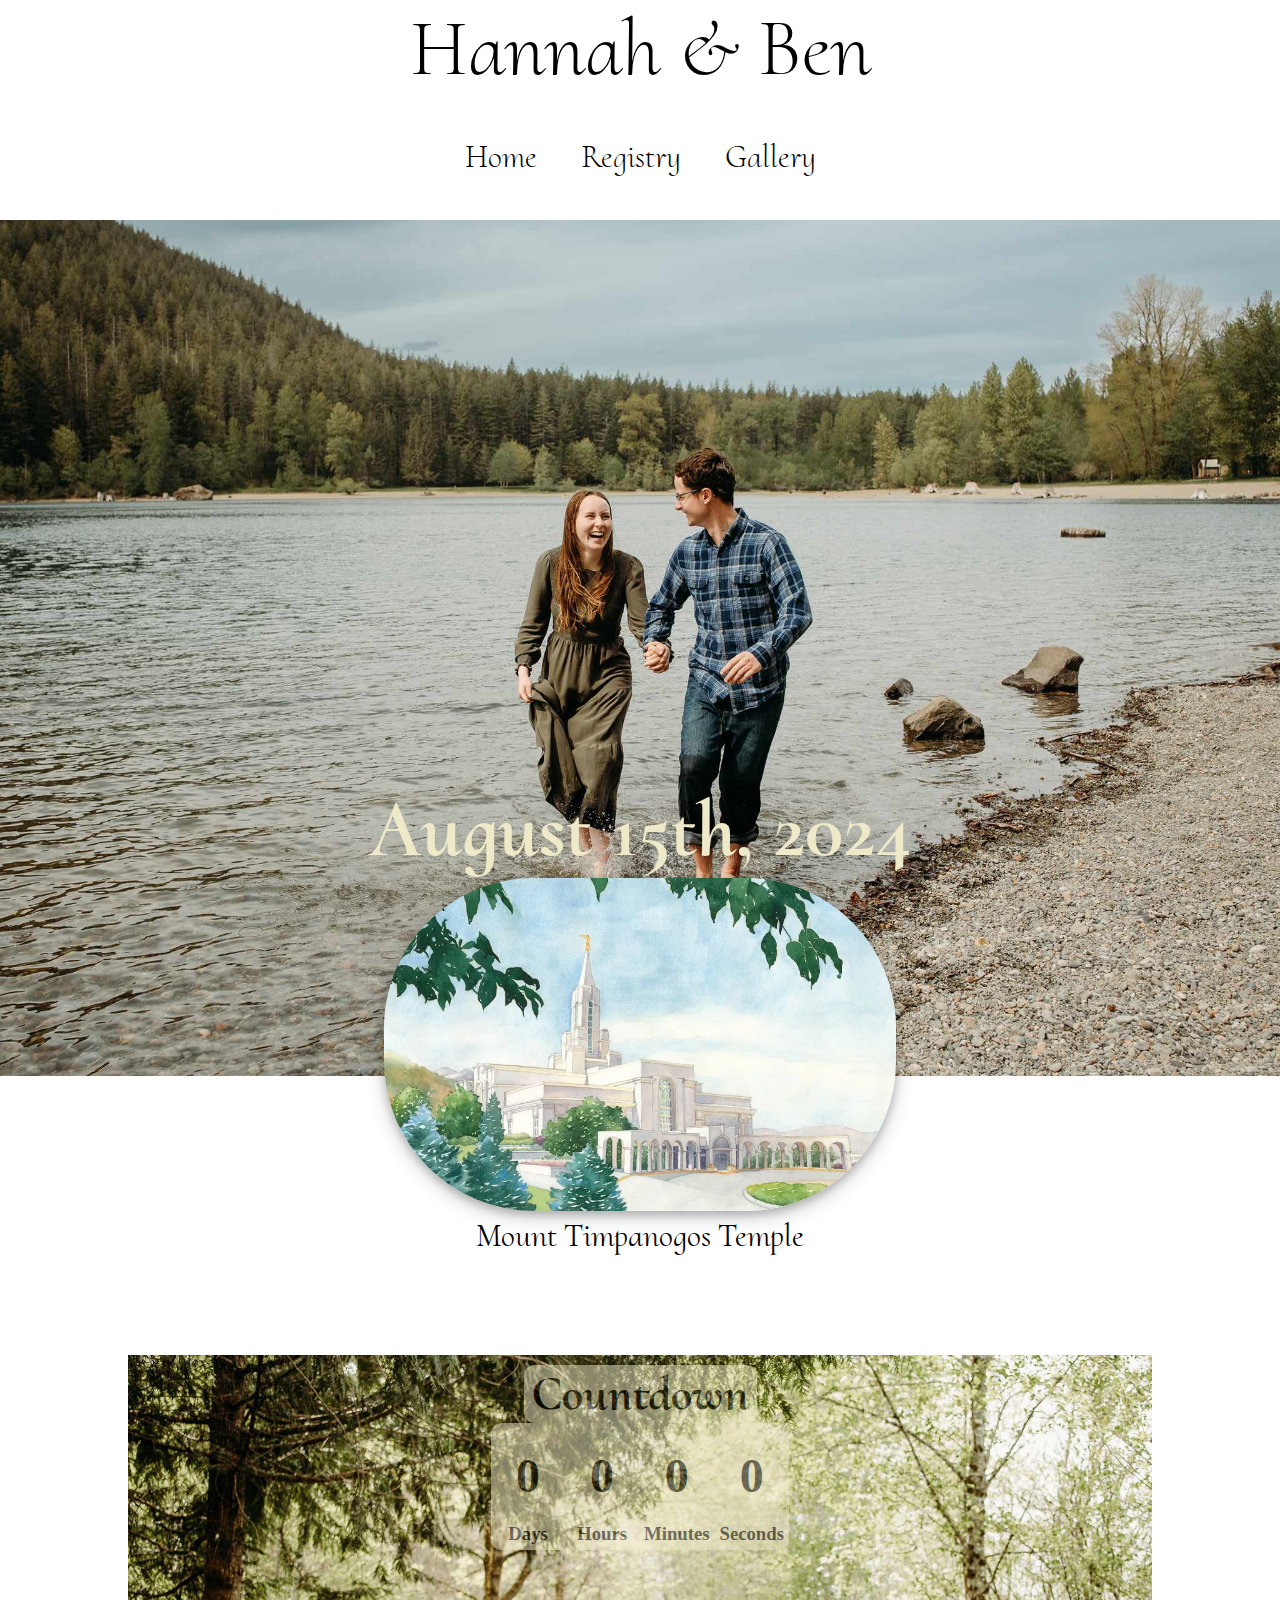
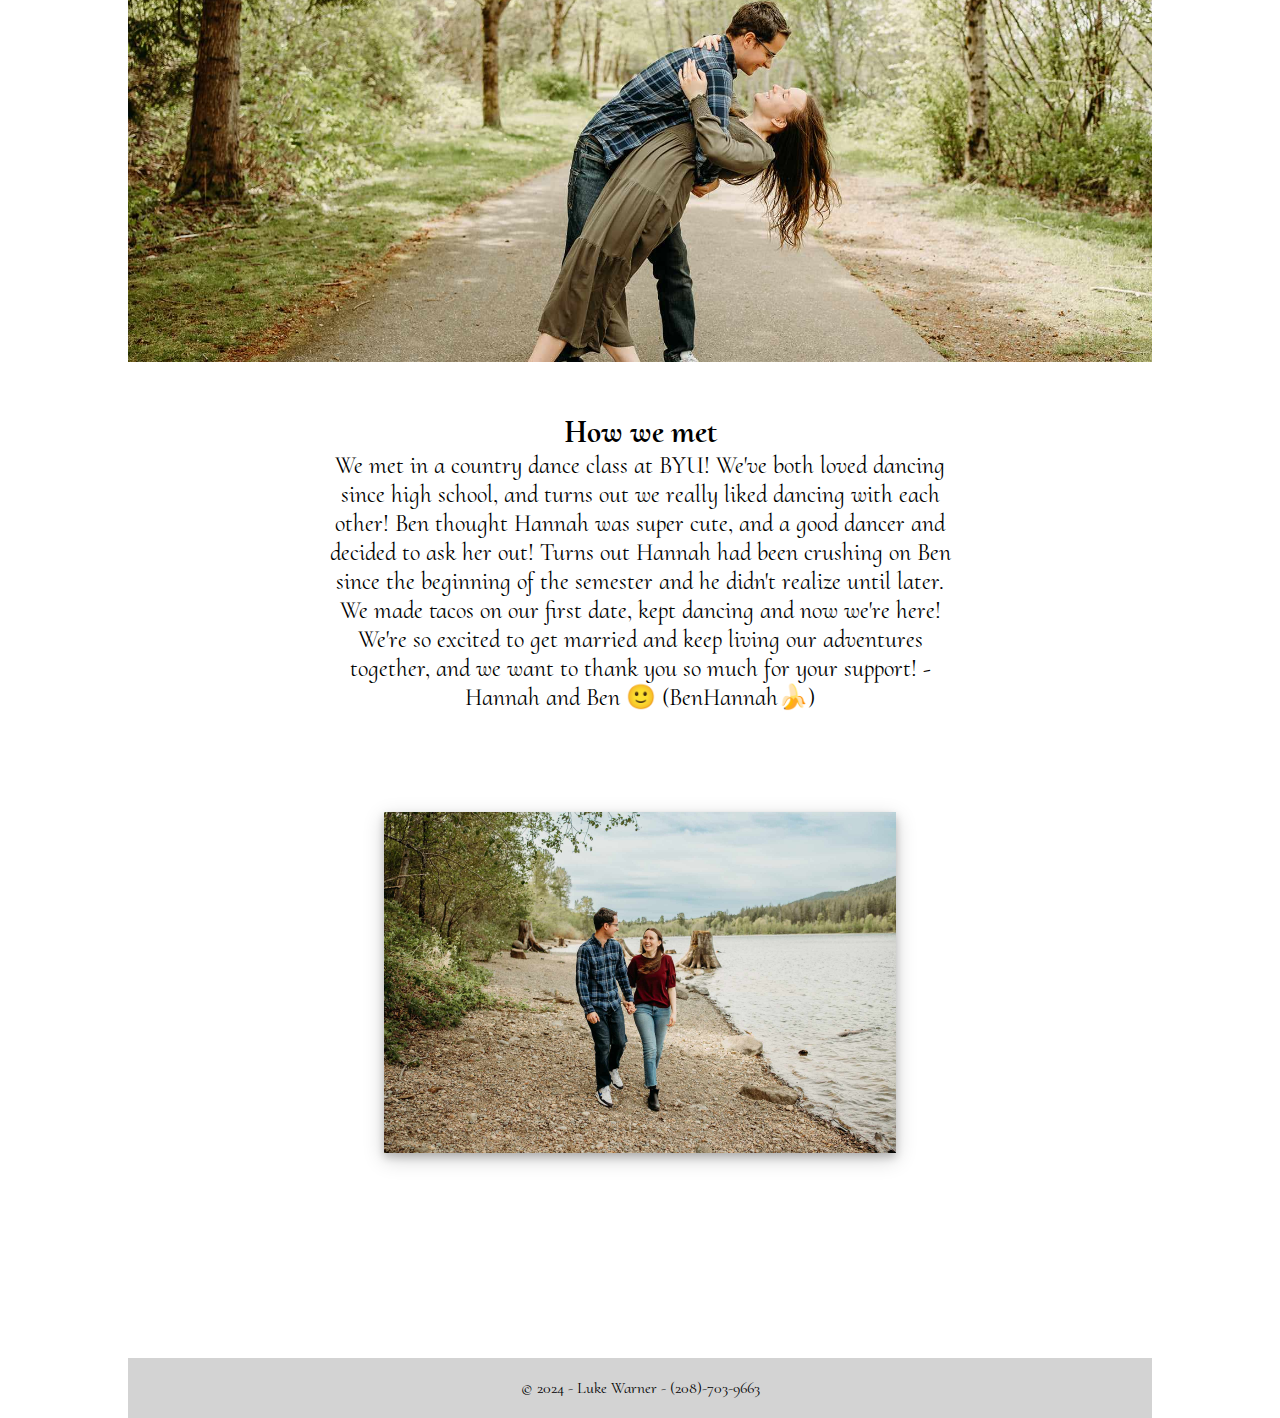
<file: index.html>
<!DOCTYPE html>
<html lang="en">
<head>
    <meta charset="UTF-8">
    <meta http-equiv="X-UA-Compatible" content="IE=edge">
    <meta name="viewport" content="width=device-width, initial-scale=1.0"> <!-- Adjusted -->
    <title>Hannah+Ben ♥</title>
    <link rel="stylesheet" href="./styles/style.css"/>
    <link rel="shortcut icon" href="./images/favicon-mt-timp.ico" type="image/x-icon">
</head>
<body>
    <header>
        <a href="./index.html">Hannah & Ben</a>
        <nav class="navmain">
            <a href="./index.html" class="underline-hover-home"> Home </a>
            <a href="./registry.html" class="underline-hover"> Registry </a>
            <a href="./gallery.html" class="underline-hover"> Gallery </a>
        </nav>
    </header>
    <main>
        <div class="mainImg">
            <img src="./images/walk-on-water.jpg" alt="cute picture of us">
        </div>
        <section class="general-info">
            <div class="date-location">
                <h2 id="main-date">August 15th, 2024</h2>
                <img src="./images/mt-timp-water-color.png" alt="lds pictures meridian idaho temple">
                <p>Mount Timpanogos Temple</p>
                <section class="coming-soon">
                    <h2>Countdown</h2>
                    <div class="countdown">
                        <div class="container-day">
                            <h3 class="day">Time</h3>
                            <h3>Days</h3>
                        </div>

                        <div class="container-hours">
                            <h3 class="hour">Time</h3>
                            <h3>Hours</h3>
                        </div>

                        <div class="container-minute">
                            <h3 class="minute">Time</h3>
                            <h3>Minutes</h3>
                        </div>

                        <div class="container-second">
                            <h3 class="second">Time</h3>
                            <h3>Seconds</h3>
                        </div>
                    </div>
                </section>
                <script src="./scripts/index.js"></script>
            </div>
            <div class="meeting">
                <h2>How we met</h2>
                <p>We met in a country dance class at BYU! We've both loved dancing since high school, and turns out we really liked dancing with each other! Ben thought Hannah was super cute, and a good dancer and decided to ask her out! Turns out Hannah had been crushing on Ben since the beginning of the semester and he didn't realize until later. We made tacos on our first date, kept dancing and now we're here! We're so excited to get married and keep living our adventures together, and we want to thank you so much for your support!
                    -Hannah and Ben 🙂
                    (BenHannah🍌)
                </p>
                <img class="placas" src="./images/beach-walk.jpg" alt="nametags">
            </div>
        </section>
            
    </main>
    <footer>
        <p>&COPY; 2024 - Luke Warner - (208)-703-9663</p>
    </footer>
    
</body>
</html>
</file>
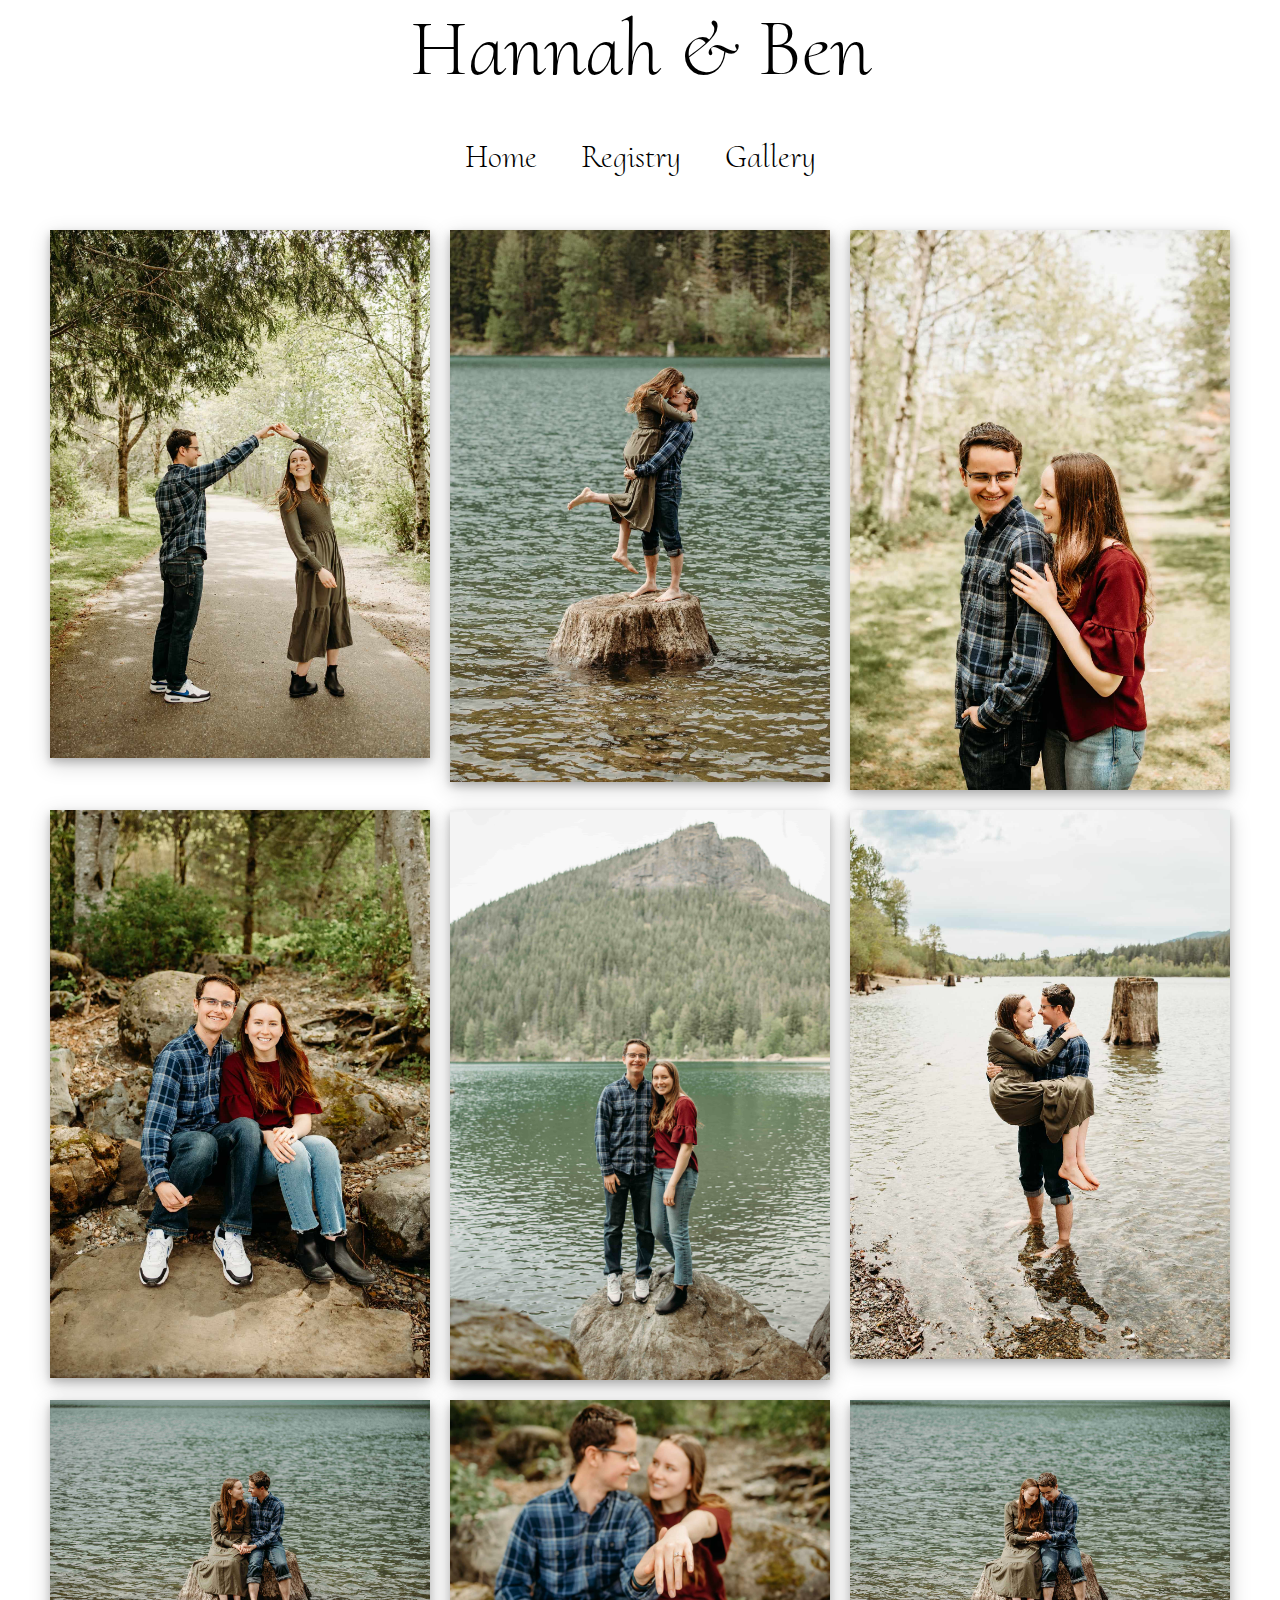
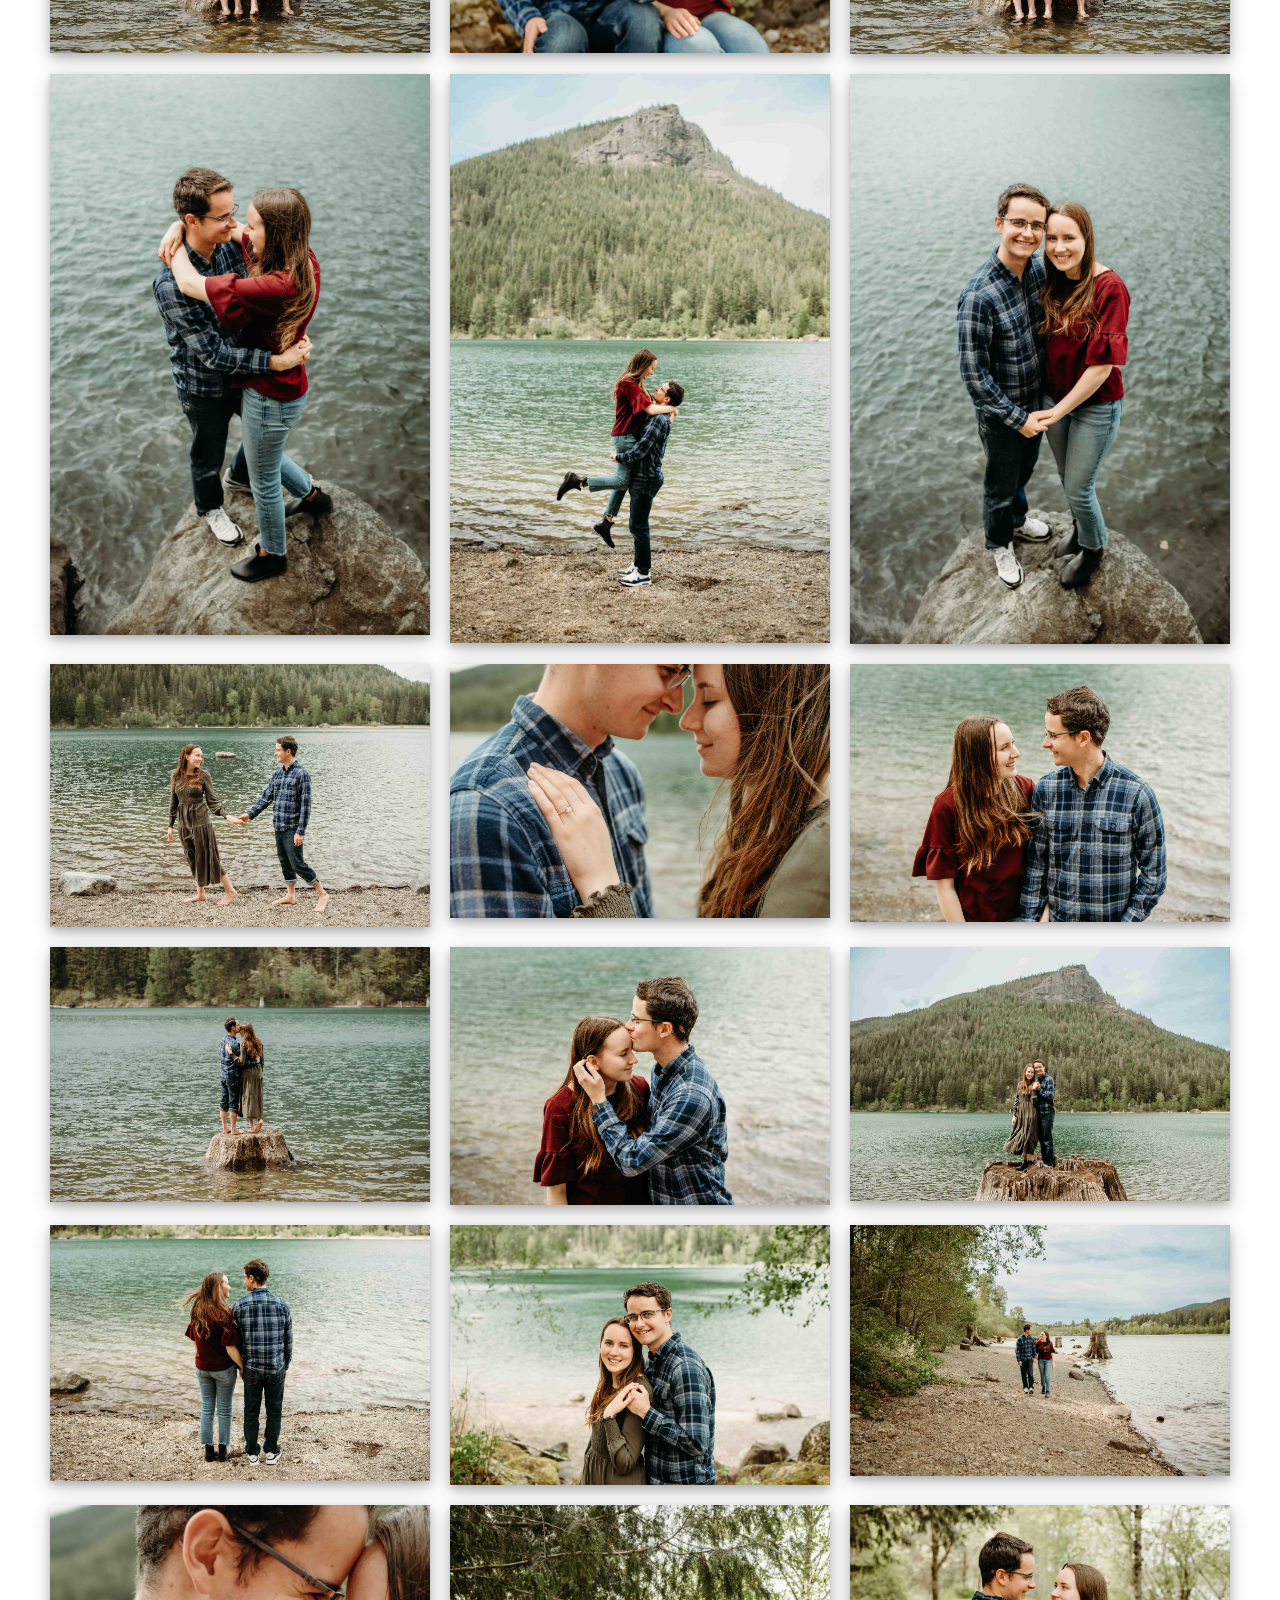
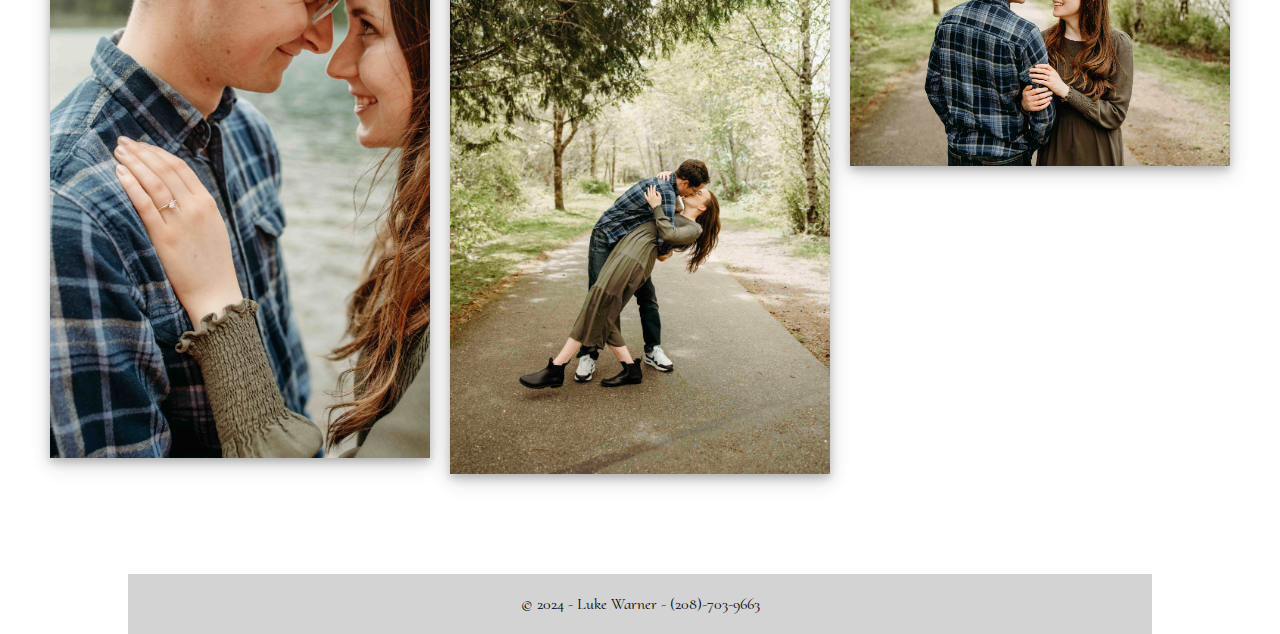
<file: gallery.html>
<!DOCTYPE html>
<html lang="en">
<head>
    <meta charset="UTF-8">
    <meta http-equiv="X-UA-Compatible" content="IE=edge">
    <meta name="viewport" content="width=device-width, initial-scale=1.0">
    <title>Gallery - Hannah+Ben ♥</title>
    <link rel="stylesheet" href="./styles/style.css"/>
    <link rel="shortcut icon" href="./images/favicon-mt-timp.ico" type="image/x-icon">
</head>
<body>
    <header>
        <a href="./index.html">Hannah & Ben</a>
        <nav class="navmain">
            <a href="./index.html" class="underline-hover-home"> Home </a>
            <a href="./registry.html" class="underline-hover"> Registry </a>
            <a href="./gallery.html" class="underline-hover"> Gallery </a>
        </nav>
    </header>
    <div class="pictures">
        <img src="./images/path-spin.jpg" alt="" loading="lazy">
        <img src="./images/log-jumping-kiss.jpg" alt="" loading="lazy">
        <img src="./images/side-eye-smile.jpg" alt="" loading="lazy">
        <img src="./images/portrait.jpg" alt="" loading="lazy">
        <img src="./images/Hannah & Ben-4-min.jpg" alt="" loading="lazy">
        <img src="./images/carry-over-water.jpg" alt="" loading="lazy">
        <img src="./images/Hannah & Ben-80-min.jpg" alt="" loading="lazy">
        <img src="./images/ring-show-off.jpg" alt="" loading="lazy">
        <img src="./images/Hannah & Ben-79-min.jpg" alt="" loading="lazy">
        <img src="./images/Hannah & Ben-6-min.jpg" alt="" loading="lazy">
        <img src="./images/Hannah & Ben-11-min.jpg" alt="" loading="lazy">
        <img src="./images/Hannah & Ben-9-min.jpg" alt="" loading="lazy">
        <img src="./images/Hannah & Ben-56-min.jpg" alt="" loading="lazy">
        <img src="./images/Hannah & Ben-52-min.jpg" alt="" loading="lazy">
        <img src="./images/Hannah & Ben-14-min.jpg" alt="" loading="lazy">
        <img src="./images/Hannah & Ben-69-min.jpg" alt="" loading="lazy">
        <img src="./images/Hannah & Ben-15-min.jpg" alt="" loading="lazy">
        <img src="./images/Hannah & Ben-42-min.jpg" alt="" loading="lazy">
        <img src="./images/Hannah & Ben-17-min.jpg" alt="" loading="lazy">
        <img src="./images/Hannah & Ben-41-min.jpg" alt="" loading="lazy">
        <img src="./images/Hannah & Ben-20-min.jpg" alt="" loading="lazy">
        <img src="./images/Hannah & Ben-51-min.jpg" alt="" loading="lazy">
        <img src="./images/Hannah & Ben-32-min.jpg" alt="" loading="lazy">
        <img src="./images/Hannah & Ben-38-min.jpg" alt="" loading="lazy">
    </div>
    <footer>
        <p>&COPY; 2024 - Luke Warner - (208)-703-9663</p>
    </footer>
</body>
</html>
</file>
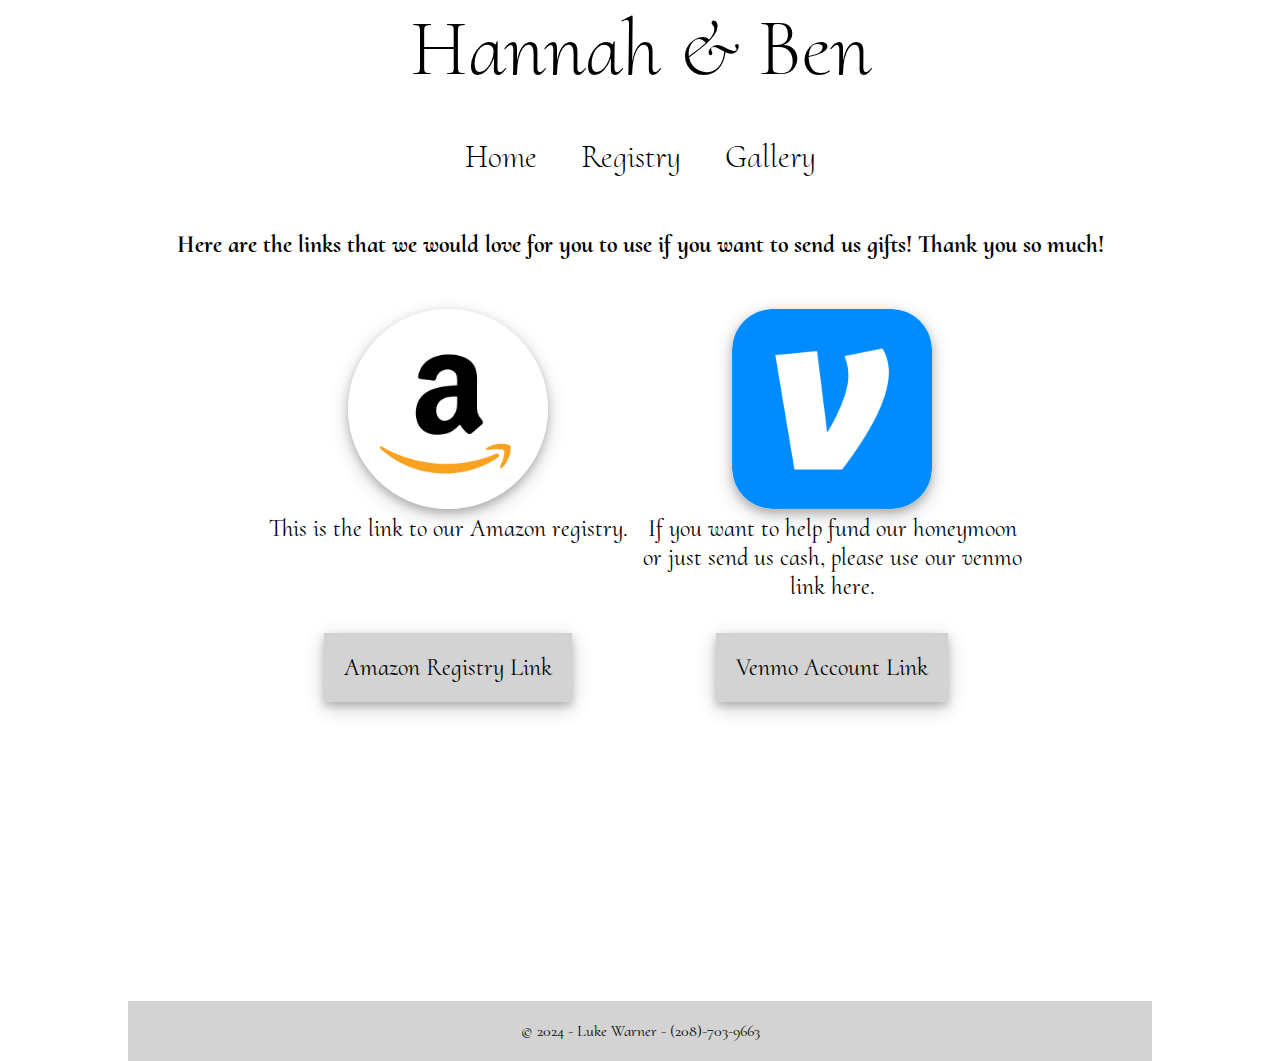
<file: registry.html>
<!DOCTYPE html>
<html lang="en">
<head>
    <meta charset="UTF-8">
    <meta http-equiv="X-UA-Compatible" content="IE=edge">
    <meta name="viewport" content="width=device-width, initial-scale=1.0">
    <title>Registry - Hannah+Ben ♥</title>
    <link rel="stylesheet" href="./styles/style.css"/>
    <link rel="shortcut icon" href="./images/favicon-mt-timp.ico" type="image/x-icon">
</head>
<body>
    <header>
        <a href="./index.html">Hannah & Ben</a>
        <nav class="navmain">
            <a href="./index.html" class="underline-hover-home"> Home </a>
            <a href="./registry.html" class="underline-hover"> Registry </a>
            <a href="./gallery.html" class="underline-hover"> Gallery </a>
        </nav>
    </header>
    <main class="regMain">
        <h2 class="regTitle">Here are the links that we would love for you to use if you want to send us gifts! Thank you so much!</h2>
        <div class="links">
            <div class="amazon">
                <img src="./images/amazon.png" alt="Image of amazon logo">
                <p>This is the link to our Amazon registry.</p>
            </div>
            <div class="zonlink">
                <a href="https://www.amazon.com/wedding/registry/397Y80OBIHT3U" target="_blank">Amazon Registry Link</a>
            </div>
            <div class="venmo">
                <img src="./images/Venmo-Logo-PNG-Cutout.png" alt="Image of venmo logo">
                <p>If you want to help fund our honeymoon or just send us cash, please use our venmo link here.</p>
            </div>
            <div class="venlink">
                <a href="https://venmo.com/u/HannahClair" target="_blank">Venmo Account Link</a>
            </div>
        </div>
    </main>
    <footer>
        <p>&COPY; 2024 - Luke Warner - (208)-703-9663</p>
    </footer>
</body>
</html>
</file>
<file: styles/style.css>
@import url('https://fonts.googleapis.com/css2?family=Cormorant+Upright:wght@300&display=swap');

*, *::before, *::after {
    box-sizing: border-box;
    margin: 0;
    padding: 0;
}

html {
    font-family: 'Cormorant Upright';
    background-color: white;
    margin: 0;
}

header {
    text-align: center;
}

header a {
    font-size: 5em;
    font-weight: lighter;
    text-decoration: none;
    color: black;
}

body {
    min-width: 100%;
    margin: 0;
}

.navmain a {
    font-size: 2em;
    text-decoration: none;
    color: black;
    padding-left: 20px;
    padding-right: 20px;
    margin-top: 40px;
}

.underline-hover {
    display: inline-block;
    padding-bottom: .25rem;
    position: relative;
}

.underline-hover::before {
    content: "";
    position: absolute;
    left: 2;
    bottom: 0;
    width: 0;
    height: 2px;
    background-color: rgb(0, 0, 0);
    transition: width 0.5s ease-out;
}

.underline-hover:hover::before {
    width: 66%;
    text-align: center;
}

.underline-hover-home {
    display: inline-block;
    padding-bottom: .25rem;
    position: relative;
}

.underline-hover-home::before {
    content: "";
    position: absolute;
    left: 2;
    bottom: 0;
    width: 0;
    height: 2px;
    background-color: rgb(0, 0, 0);
    transition: width 0.5s ease-out;
}

.underline-hover-home:hover::before {
    width: 60%;
    text-align: center;
}

.mainImg {
    width: 100%;
    text-align: center;
    padding-top: 40px;
}

.mainImg img {
    width: 100%;
}

.general-info {
    margin-top: -300px;
}

.date-location {
    text-align: center;
}

.date-location h2 {
    font-size: 3em;
}

.date-location p {
    font-size: 2em;
    padding-bottom: 100px;
}

.date-location img {
    width: 40%;
    border-radius: 150px;
    box-shadow: 0 4px 8px 0 rgba(0, 0, 0, 0.2), 0 6px 20px 0 rgba(0, 0, 0, 0.19);
}

#main-date {
    font-size: 5em;
    color: #EEE9C9;
}

.coming-soon {
    margin-left: 10%;
    margin-right: 10%;
    padding: 10px;
    box-sizing: border-box;
    display: flex;
    align-items: center;
    flex-direction: column;
    justify-content: center;
    background-image: url(../images/path-dip.jpg);
    background-size: 110%;
    background-repeat: no-repeat;
    overflow: hidden;
}

.coming-soon h2 {
    margin-bottom: 0;
    padding-bottom: 0;
    padding-right: 8px;
    padding-left: 8px;
    background-color: #EEE9C9;
    border-radius: 10px;
    opacity: 0.5;
}

.countdown {
    font-family: 'Times New Roman', Times, serif;
    display: flex;
    justify-content: space-around;
    text-align: center;
    margin-bottom: 40%;
    background-color: #EEE9C9;
    border-radius: 10px;
    opacity: 0.5;
}

.day,
.hour,
.minute,
.second {
    font-size: 3rem;
    padding: 20px;
    margin-bottom: 0;
}

.container-day,
.container-hours,
.container-minute,
.container-second {
    padding: 5px;
}

.waiting {
    height: 50vh;
}

.meeting {
    text-align: center;
    margin-left: 25%;
    margin-top: 50px;
    margin-right: 25%;
}

.meeting p {
    font-size: 1.5em;
}

.meeting h2 {
    font-size: 2em;
}

.floral {
    width: 200px;
    margin-top: 100px;
    margin-bottom: 100px;
}

.placas {
    width: 80%;
    margin-top: 100px;
    margin-bottom: 100px;
    box-shadow: 0 4px 8px 0 rgba(0, 0, 0, 0.2), 0 6px 20px 0 rgba(0, 0, 0, 0.19);
}

.regMain {
    text-align: center;
    margin-bottom: 200px;
}

.regMain h2 {
    margin-top: 50px;
    margin-bottom: 50px;
}

.links p {
    font-size: 1.5em;
}

.links {
    display: grid;
    grid-template-columns: 1fr 1fr;
    grid-template-rows: 70% 100px 100px;
    margin-left: 20%;
    margin-right: 20%;
}

.links a {
    text-decoration: none;
    font-size: 1.5em;
    color: black;
    background-color: lightgrey;
    padding: 20px;
    box-shadow: 0 4px 8px 0 rgba(0, 0, 0, 0.2), 0 6px 20px 0 rgba(0, 0, 0, 0.19);
}

.links a:hover {
    background-color: lightskyblue;
}

.amazon img {
    height: 200px;
    box-shadow: 0 4px 8px 0 rgba(0, 0, 0, 0.2), 0 6px 20px 0 rgba(0, 0, 0, 0.19);
    border-radius: 100%;
}

.amazon {
    grid-column: 1/2;
    grid-row: 1/2;
}

.zonlink {
    grid-row: 2/3;
}

.venlink {
    grid-row: 2/3;
}

.venmo img {
    height: 200px;
    border-radius: 40px;
    box-shadow: 0 4px 8px 0 rgba(0, 0, 0, 0.2), 0 6px 20px 0 rgba(0, 0, 0, 0.19);
}

.venmo {
    grid-column: 2/3;
    grid-row: 1/2;
}

.address {
    grid-column: 1/3;
    grid-row: 3/4;
    margin-top: 100px;
    margin-bottom: 100px;
}

.pictures {
    display: grid;
    grid-template-columns: 1fr 1fr 1fr;
    margin: 50px;
    grid-gap: 20px;
}

.pictures img {
    width: 100%;
    box-shadow: 0 4px 8px 0 rgba(0, 0, 0, 0.2), 0 6px 20px 0 rgba(0, 0, 0, 0.19);
}

footer {
    padding: 20px;
    background-color: lightgray;
    text-align: center;
    margin-left: 10%;
    margin-right: 10%;
    margin-top: 100px;
}

/* Media query for mobile devices */
@media screen and (max-width: 767px) {
    /* img {
        width: 100%;
    } */
    html {
        margin: 0;
    }
    body {
        min-width: 100%;
        margin: 0;
    }

    header a {
        font-size: 2.5em;
    }

    .navmain a {
        font-size: 1.2em;
        padding-left: 10px;
        padding-right: 10px;
        margin-top: 20px;
    }

    .mainImg {
        padding-top: 20px;
    }

    .general-info {
        margin-top: -150px;
    }

    .date-location h2 {
        font-size: 2em;
    }

    .date-location p {
        font-size: 1.2em;
        padding-bottom: 50px;
    }

    .date-location img {
        width: 80%;
        border-radius: 75px;
    }

    #main-date {
        font-size: 3em;
    }

    .coming-soon {
        width: 80%;
        margin-left: 10%;
        margin-right: 10%;
        padding: 5px;
        /* background-size: contain; */
    }
    .coming-soon img {
        width: 100%;
    }

    .coming-soon h2 {
        padding-right: 4px;
        padding-left: 4px;
    }

    .countdown {
        margin-bottom: 20%;
    }

    .day,
    .hour,
    .minute,
    .second {
        font-size: 1.5rem;
        padding: 10px;
    }

    .waiting {
        height: 30vh;
    }

    .meeting {
        width: 80%;
        margin-left: 10%;
        margin-right: 10%;
    }

    .meeting p {
        font-size: 1em;
    }

    .meeting h2 {
        font-size: 1.5em;
    }

    .floral {
        width: 100px;
        margin-top: 50px;
        margin-bottom: 50px;
    }

    .placas {
        width: 100%;
        margin-top: 50px;
        margin-bottom: 50px;
    }

    .regMain {
        margin-bottom: 100px;
    }

    .regMain h2 {
        margin-top: 25px;
        margin-bottom: 25px;
    }

    .links {
        grid-template-columns: 1fr 1fr;
        grid-template-rows: 70% 100px 100px;
        margin: 0;
    }

    .links p, .links a {
        font-size: 1em;
    }

    .amazon img, .venmo img {
        height: 100px;
    }

    .pictures {
        grid-template-columns: 1fr;
        margin: 20px;
    }

    footer {
        width: 80%;
        margin-left: 10%;
        margin-right: 10%;
        margin-top: 50px;
    }
}
</file>
